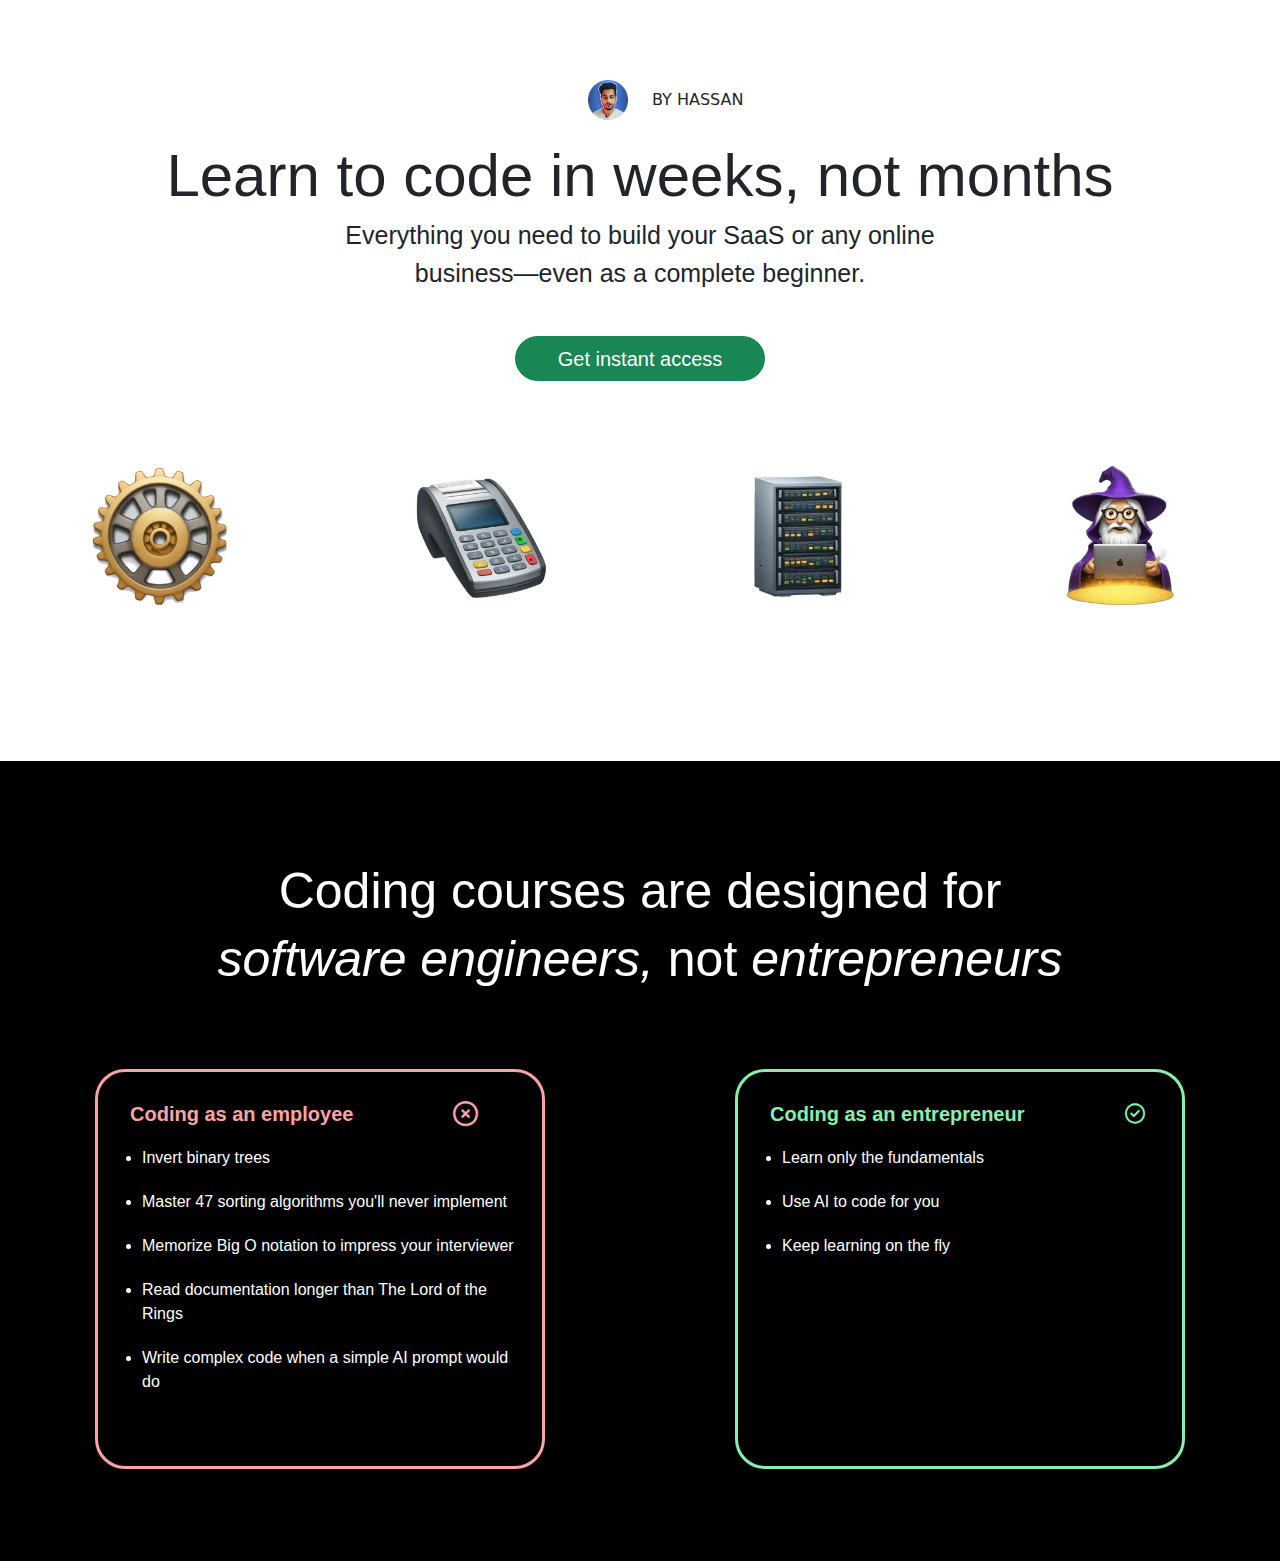
<file: index.html>
<!DOCTYPE html>
<html lang="en">
<head>
    <meta charset="UTF-8">
    <meta name="viewport" content="width=device-width, initial-scale=1.0">
    <title>Code Shot</title>
    <link href="https://cdn.jsdelivr.net/npm/bootstrap@5.3.3/dist/css/bootstrap.min.css" rel="stylesheet" integrity="sha384-QWTKZyjpPEjISv5WaRU9OFeRpok6YctnYmDr5pNlyT2bRjXh0JMhjY6hW+ALEwIH" crossorigin="anonymous">
    <link rel="stylesheet" href="https://cdnjs.cloudflare.com/ajax/libs/font-awesome/6.7.2/css/all.min.css" integrity="sha512-Evv84Mr4kqVGRNSgIGL/F/aIDqQb7xQ2vcrdIwxfjThSH8CSR7PBEakCr51Ck+w+/U6swU2Im1vVX0SVk9ABhg==" crossorigin="anonymous" referrerpolicy="no-referrer" />
    <link rel="stylesheet" href="code.css">
</head>
<body>
    <div class="container-fluid text-center ">
        <div class="row justify-content-center align-items-center custom-box">
            <div class="col-3"></div>
            <div class="col-3" style="display: flex; justify-content: end;"><img src="./image/hassan bhai.png" width="40px" height="40px" alt=""></div>
            <div class="col-3" style="display: flex; justify-content: start;">BY HASSAN</div>
            <div class="col-3"></div>
        </div>
    </div>

    <div class="title">
        <h1 class="learn">Learn to code in weeks, not months</h1>
        <h2 class="online">Everything you need to build your SaaS or any online</h2>
        <h2 class="online">business—even as a complete beginner.</h2>
    </div>
    <div class="bot">
    <button class="btn btn-success center">Get instant access </button>
    </div>
        

    </div>
    <div class="images">
        <div class="col-3"> <img src="./image/gear.jpg" width="150px" height="150px" alt=""></div>
        <div class="col-3"> <img src="./image/atm.jpg" width="150px" height="150px" alt=""></div>
        <div class="col-3"> <img src="./image/server.jpg" width="150px" height="150px" alt=""></div>
        <div class="col-3"><img class="apple" src="./image/apple pad.jpg" width="150px" height="150px" alt=""></div>
        </div>

        <div class="head">
            <h1 class="heading">Coding courses are designed for</h1>
            <h1 class="write"><i>software engineers,</i> not <i>entrepreneurs</i></h1>
            <div class="container-fluid text-center">
                <div class="row">
            <div class="col-6 box1">
                <h1 class="coding"><b>Coding as an employee</b><span class="cross"><i class="fa-regular fa-circle-xmark fa-lg" style="color: #fca4a4;"></i></span></h1>
                <ul class="para">
                <li class="stanza">Invert binary trees </li>
                <li class="stanza">Master 47 sorting algorithms you'll never implement</li>
                <li class="stanza">Memorize Big O notation to impress your interviewer</li>
                <li class="stanza">Read documentation longer than The Lord of the Rings</li>
                <li class="stanza">Write complex code when a simple AI prompt would do</li>
            
            </ul>
            </div>

            <div class="col-6 box2">
                <h1 class="coding2"><b>Coding as an entrepreneur</b><span class="true"><i class="fa-regular fa-circle-check" style="color: #86f0ad;"></i></span></h1>
                <ul class="para2">
                    <li class="stanza2">Learn only the fundamentals</li>
                    <li class="stanza2">Use AI to code for you</li>
                    <li class="stanza2">Keep learning on the fly</li>

                </ul>
            </div>
                </div>
            </div>
        </div>

    
</body>
</html>
</file>
<file: code.css>
.center {
    margin-top: 40px;
}
.name {
    font-family: sans-serif;
    font-size: 20px;
    margin-top: -1px;
}
.title {
    text-align: center;
    margin-top: 50px;
}
.learn {
    font-family: sans-serif;
    font-size: 60px;
    margin-top: -30px;
}
.online {
    font-size: 25px;
    font-family: sans-serif;
}
.button {
    text-align: center;
}
.images {
   
    display: flex;

}
.name {
    margin-bottom: -4px;
   
}
.apple {
    margin-right: auto;
}
.atm {
    margin: left;
}
.center {
    width: 250px;
    text-align: center;
    height: 45px;
    font-size: 20px;
    font-family: sans-serif;
    border-radius: 25px;
    
}
.bot {
    text-align: center;
}
.images {
    text-align: center;
    margin-top: 80px;
}
.head {
    background-color: black;
    height: 800px;
    margin-top: 150px;
 
}
.heading {
    font-family: sans-serif;
    font-size: 50px;
    color: white;
    text-align: center;
    padding-top: 100px;
    
}
.write {
    font-family: sans-serif;
    font-size: 50px;
    color: white;
    text-align: center;
}
.col-6 {
    width: 450px;
    height: 400px;
    color: white;
    border: solid rgb(252, 164, 164);
    border-radius: 30px;
    
}
.coding{
    font-family: sans-serif;
    text-align: left;
    font-size: 20px;
    font-style: bold;
    margin-top: 30px;
    margin-left:20px ;
    color: #fca4a4;

}
.row {
    text-align: center;
    margin-top: 80px;
}
.box1 {
    margin: auto;
    text-align: left;


}
.box2 {
    margin: auto;
    border-color: #86f0ad;
}
.stanza {
    font-family: sans-serif;
    font-size: 16px;
    color: white;
    margin-top: 20px;
}
.cross {
    text-align: right;
    padding-left: 100px;

}
.coding2 {
    color: #86f0ad;
    font-family: sans-serif;
    text-align: left;
    font-size: 20px;
    font-style: bold;
    margin-top: 30px;
    margin-left:20px;
}
.true {
    text-align: right;
    padding-left: 100px;
}
.stanza2 {
    font-family: sans-serif;
    font-size: 16px;
    color: white;
    margin-top: 20px;
    text-align: left;
}
</file>
